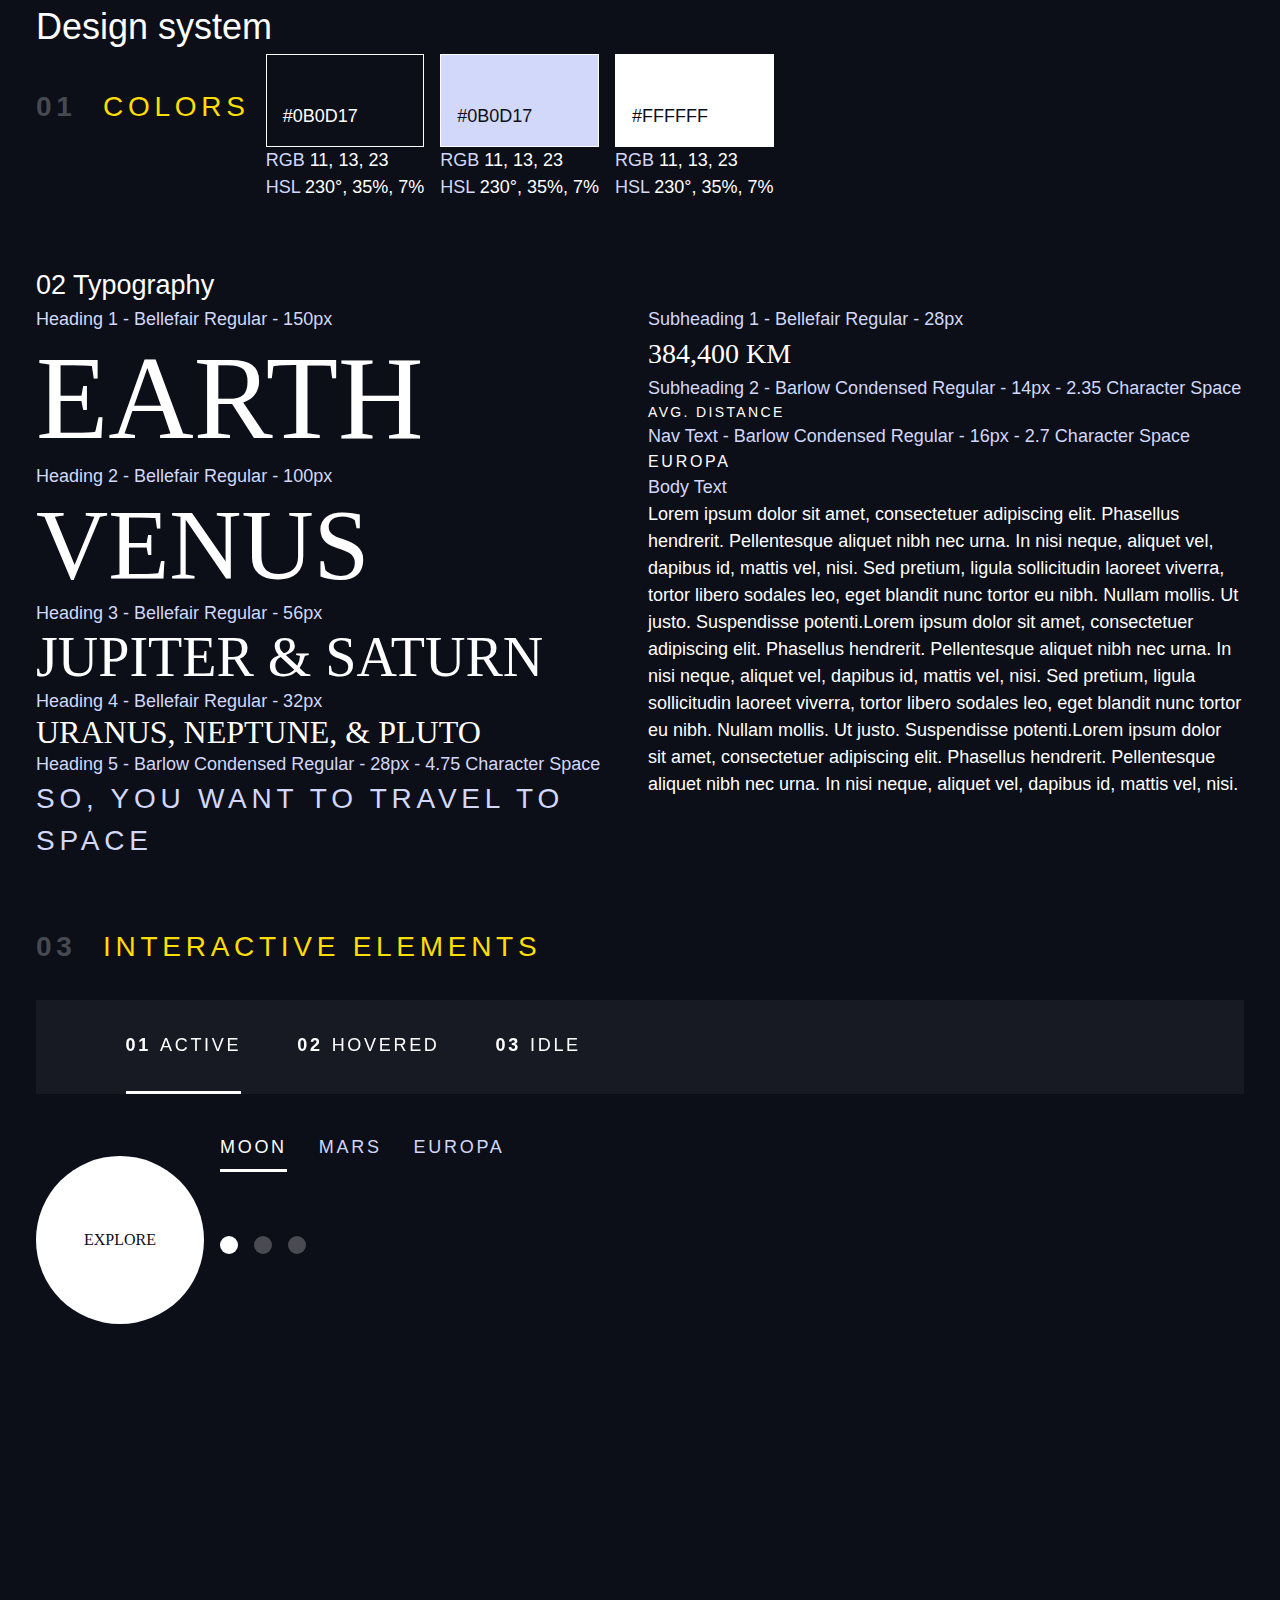
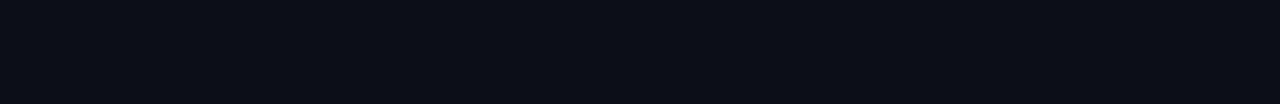
<file: design system.html>
<!DOCTYPE html>
<html lang="en">
<head>
    <meta charset="UTF-8">
    <meta http-equiv="X-UA-Compatible" content="IE=edge">
    <meta name="viewport" content="width=device-width, initial-scale=1.0">
    <title>Document</title>
    <link rel="stylesheet" href="index.css">
</head>
<body>
      
    <div class="container">
        <h1>Design system</h1>
        
        
        <section id="colors" class="flex">
            <h2 class="numbered-title"><span>01</span> colors</h2>
            <div id="loca" class="flex">
            <div>
                <div class="bg-dark text-white" style="padding: 3rem 1rem 1rem; border: 1px solid white">
                    #0B0D17
                </div>
                <p><span class="text-accent">RGB</span> 11, 13, 23</p>
                <p><span class="text-accent">HSL</span> 230°, 35%, 7%</p>
           
            </div>
            <div>
                <div class="bg-accent text-dark" style="padding: 3rem 1rem 1rem; border: 1px solid white">
                    #0B0D17
                </div>
                <p ><span class="text-accent">RGB</span> 11, 13, 23</p>
                <p ><span class="text-accent">HSL</span> 230°, 35%, 7%</p>
            </div>
            <div>
                <div class="bg-white text-dark" style="padding: 3rem 1rem 1rem; border: 1px solid white">
                    #FFFFFF
                </div>
                <p><span class="text-accent">RGB</span> 11, 13, 23</p>
                <p><span class="text-accent">HSL</span> 230°, 35%, 7%</p>
            </div>
        </div>
        </section>
        <section id="typography"  style="margin: 4rem 0">
            <h2><span>02 </span>Typography</h2>
            <div class="flex">
                <div style="flex-basis: 100%">
                    <div> 
                        <p class="text-accent">Heading 1 - Bellefair Regular - 150px</p>
                        <p class="fs-900 ff-serif uppercase">Earth</p>
                    </div>
                    <div> 
                        <p class="text-accent">Heading 2 - Bellefair Regular - 100px</p>
                        <p class="fs-800 ff-serif uppercase">Venus</p>
                    </div>
                    <div> 
                        <p class="text-accent">Heading 3 - Bellefair Regular - 56px</p>
                        <p class="fs-700 ff-serif uppercase">Jupiter & Saturn</p>
                    </div>
                    <div> 
                        <p class="text-accent">Heading 4 - Bellefair Regular - 32px</p>
                        <p class="fs-600 ff-serif uppercase">Uranus, Neptune, & Pluto</p>
                    </div>
                    <div> 
                        <p class="text-accent">Heading 5 - Barlow Condensed Regular - 28px - 4.75 Character Space</p>
                        <p class="text-accent fs-500 ff-sans-cond uppercase letter-spacing-1">So, you want to travel to space</p>
                    </div>
                
                </div>
                
                <div  style="flex-basis: 100%">
                    <div> 
                        <p class="text-accent">Subheading 1 - Bellefair Regular - 28px</p>
                        <p class="fs-500 ff-serif uppercase">384,400 km</p>
                    </div>
                    <div> 
                        <p class="text-accent">Subheading 2 - Barlow Condensed Regular - 14px - 2.35 Character Space</p>
                        <p class="fs-200 uppercase ff-sans-cond letter-spacing-3">Avg. Distance</p>
                    </div>
                    <div> 
                        <p class="text-accent">Nav Text - Barlow Condensed Regular - 16px - 2.7 Character Space</p>
                        <p class="fs-300 uppercase ff-sans-cond letter-spacing-2">Europa</p>
                    </div>
                    <div> 
                        <p class="text-accent">Body Text</p>
                        <p>Lorem ipsum dolor sit amet, consectetuer adipiscing elit. Phasellus hendrerit. Pellentesque aliquet nibh nec urna. In nisi neque, aliquet vel, dapibus id, mattis vel, nisi. Sed pretium, ligula sollicitudin laoreet viverra, tortor libero sodales leo, eget blandit nunc tortor eu nibh. Nullam mollis. Ut justo. Suspendisse potenti.Lorem ipsum dolor sit amet, consectetuer adipiscing elit. Phasellus hendrerit. Pellentesque aliquet nibh nec urna. In nisi neque, aliquet vel, dapibus id, mattis vel, nisi. Sed pretium, ligula sollicitudin laoreet viverra, tortor libero sodales leo, eget blandit nunc tortor eu nibh. Nullam mollis. Ut justo. Suspendisse potenti.Lorem ipsum dolor sit amet, consectetuer adipiscing elit. Phasellus hendrerit. Pellentesque aliquet nibh nec urna. In nisi neque, aliquet vel, dapibus id, mattis vel, nisi. </p>
                    </div> 
                </div>
            </div>
        </section>

           
        <section class="flow" id="interactive-elements">
            <h2 class="numbered-title"><span>03</span> Interactive elements</h2>
            
            <!-- navigation -->
            <div>
                <nav>
                    <ul class="primary-navigation underline-indicators flex">
                        <li class="active"><a class="uppercase text-white letter-spacing-2" href="#"><span>01</span>Active</a>
                        <li><a class="uppercase text-white letter-spacing-2" href="#"><span>02</span>Hovered</a>
                        <li><a class="uppercase text-white letter-spacing-2" href="#"><span>03</span>Idle</a>
                    </ul>
                </nav>
            </div>
            
            <div class="flex">
                <div style="margin-top: 5rem">
                    <!-- explore button -->
                    <a href="#" class="large-button uppercase ff-serif fs-600 text-dark bg-white">Explore</a>
                </div>
                
                <div class="flow" style="margin-bottom: 50vh; --flow-space: 4rem">
                    <!-- Tabs -->
                    <div class="tab-list underline-indicators flex">
                        <button aria-selected="true" class="uppercase ff-sans-cond text-accent bg-dark letter-spacing-2">Moon</button>
                        <button aria-selected="false" class="uppercase ff-sans-cond text-accent bg-dark letter-spacing-2">Mars</button>
                        <button aria-selected="false" class="uppercase ff-sans-cond text-accent bg-dark letter-spacing-2">Europa</button>
                    </div>
                    
                    
                   <!-- Dots -->
                   <div class="dot-indicators flex">
                    <button aria-selected="true"><span class="sr-only">Slide title</span></button>
                    <button aria-selected="false"><span class="sr-only">Slide title</span></button>
                    <button aria-selected="false"><span class="sr-only">Slide title</span></button>
                </div>
                    
                    
                    <!-- Numbers -->
                </div>
            </div>
            
        </section>
    </div>
    
</body>
</html>
</file>
<file: index.css>
/* ------------------- */
/* Custom properties   */
/* ------------------- */

:root {
  /* colors */
  --clr-dark: 230 35% 7%;
  --clr-light: 231 77% 90%;
  --clr-white: 0 0% 100%;
  --clr-yellow: 52, 100%, 50%;

  /* font-sizes */
  --fs-900: clamp(5rem, 8vw + 1rem, 9.375rem);
  --fs-800: 3.5rem;
  --fs-700: 1.5rem;
  --fs-600: 1rem;
  --fs-500: 1rem;
  --fs-400: 0.9375rem;
  --fs-300: 1rem;
  --fs-200: 0.875rem;

  /* font-families */
  --ff-serif: "Bellefair", serif;
  --ff-sans-cond: "Barlow Condensed", sans-serif;
  --ff-sans-normal: "Barlow", sans-serif;
}

@media (min-width: 35em) {
  :root {
    --fs-800: 5rem;
    --fs-700: 2.5rem;
    --fs-600: 1.5rem;
    --fs-500: 1.25rem;
    --fs-400: 1rem;
  }
}

@media (min-width: 45em) {
  :root {
    /* font-sizes */
    --fs-800: 6.25rem;
    --fs-700: 3.5rem;
    --fs-600: 2rem;
    --fs-500: 1.75rem;
    --fs-400: 1.125rem;
  }
}

/* ------------------- */
/* Reset               */
/* ------------------- */

/* https://piccalil.li/blog/a-modern-css-reset/ */

/* Box sizing */
*,
*::before,
*::after {
  box-sizing: border-box;
}

/* Reset margins */
body,
h1,
h2,
h3,
h4,
h5,
p,
figure,
picture {
  margin: 0;
}

h1,
h2,
h3,
h4,
h5,
h6,
p {
  font-weight: 400;
}

/* set up the body */
body {
  font-family: var(--ff-sans-normal);
  font-size: var(--fs-400);
  color: hsl(var(--clr-white));
  background-color: hsl(var(--clr-dark));
  line-height: 1.5;
  min-height: 100vh;

  display: grid;
  grid-template-rows: min-content 1fr;

  overflow-x: hidden;
  overflow-y: auto;
}

/* make images easier to work with */
img,
picutre {
  max-width: 100%;
  display: block;
}

/* make form elements easier to work with */
input,
button,
textarea,
select {
  font: inherit;
}
.logo{
  width: 80px;
  height: 80px;
}

/* remove animations for people who've turned them off */
@media (prefers-reduced-motion: reduce) {
  *,
  *::before,
  *::after {
    animation-duration: 0.01ms !important;
    animation-iteration-count: 1 !important;
    transition-duration: 0.01ms !important;
    scroll-behavior: auto !important;
  }
}

/* ------------------- */
/* Utility classes     */
/* ------------------- */

/* general */

.flex {
  display: flex;
  gap: var(--gap, 1rem);
}

.grid {
  display: grid;
  gap: var(--gap, 1rem);
}

.d-block {
  display: block;
}

.flow > *:where(:not(:first-child)) {
  margin-top: var(--flow-space, 1rem);
}

.flow--space-small {
  --flow-space: 0.75rem;
}

.container {
  padding-inline: 2em;
  margin-inline: auto;
  max-width: 80rem;
}

.sr-only {
  position: absolute;
  width: 1px;
  height: 1px;
  padding: 0;
  margin: -1px;
  overflow: hidden;
  clip: rect(0, 0, 0, 0);
  white-space: nowrap; /* added line */
  border: 0;
}

.skip-to-content {
  position: absolute;
  z-index: 9999;
  background: hsl(var(--clr-white));
  color: hsl(var(--clr-dark));
  padding: 0.5em 1em;
  margin-inline: auto;
  transform: translateY(-100%);
  transition: transform 250ms ease-in;
}

.skip-to-content:focus {
  transform: translateY(0);
}

/* colors */

.bg-dark {
  background-color: hsl(var(--clr-dark));
}
.bg-accent {
  background-color: hsl(var(--clr-light));
}
.bg-white {
  background-color: hsl(var(--clr-white));
}
.bg-yellow {
  background-color: hsl(var(--clr-yellow));
}


.text-dark {
  color: hsl(var(--clr-dark));
}
.text-accent {
  color: hsl(var(--clr-light));
}
.text-white {
  color: hsl(var(--clr-white));
}
.text-yellow {
  color: hsl(var(--clr-yellow));
}

/* typography */

.ff-serif {
  font-family: var(--ff-serif);
}
.ff-sans-cond {
  font-family: var(--ff-sans-cond);
}
.ff-sans-normal {
  font-family: var(--ff-sans-normal);
}

.letter-spacing-1 {
  letter-spacing: 4.75px;
}
.letter-spacing-2 {
  letter-spacing: 2.7px;
}
.letter-spacing-3 {
  letter-spacing: 2.35px;
}

.uppercase {
  text-transform: uppercase;
}

.fs-900 {
  font-size: var(--fs-900);
}
.fs-800 {
  font-size: var(--fs-800);
}
.fs-700 {
  font-size: var(--fs-700);
}
.fs-600 {
  font-size: var(--fs-600);
}
.fs-500 {
  font-size: var(--fs-500);
}
.fs-400 {
  font-size: var(--fs-400);
}
.fs-300 {
  font-size: var(--fs-300);
}
.fs-200 {
  font-size: var(--fs-200);
}

.fs-900,
.fs-800,
.fs-700,
.fs-600 {
  line-height: 1.1;
}

.numbered-title {
  font-family: var(--ff-sans-cond);
  font-size: var(--fs-500);
  text-transform: uppercase;
  letter-spacing: 4.72px;
  position: relative;
  color: hsl(var(--clr-yellow))
}

.numbered-title span {
  margin-right: 0.5em;
  font-weight: 700;
  color: hsl(var(--clr-white)/ 0.25);
}

/* ------------------- */
/* Components         */
/* ------------------- */

.large-button {
  font-size: 1rem;
  position: relative;
  bottom: 50px;
  z-index: 1;
  display: inline-grid;
  place-items: center;
  padding: 3.0em;
  border-radius: 50%;
  aspect-ratio: 1;
  text-decoration: none;
}

.large-button::after {
  content: "";
  position: absolute;
  z-index: -1;
  width: 100%;
  height: 100%;
  background: hsl(var(--clr-white) / 0.1);
  border-radius: 50%;
  opacity: 0;
  transition: opacity 500ms linear, transform 750ms ease-in-out;
}

.large-button:hover::after,
.large-button:focus::after {
  opacity: 1;
  transform: scale(1.5);
}

/* primary-header */

.logo {
  margin: 1.5rem clamp(1.5rem, 5vw, 3.5rem);
}
.tech-page{
  
  margin: 60px 75px;
}
.buttonies{
  display: flex;
  flex-direction: column;
  justify-content: space-between;
  margin: 20px 75px;
}
#jeep{
  position: relative;
  bottom: 45px;
}
#paragraph{
  max-width: 500px;
}
.kenya-text{
  font-size: 135px;
  background-image: url("kenya-flag.png");
  background-size: cover;
  background-clip: text;
  -webkit-background-clip: text;
  color: transparent;
}
.primary-header {
  justify-content: space-between;
  align-items: center;
}
#city{
  position: absolute;
  top: 250px;
  left: 80px;
}
#drivers{
  position: absolute;
  right: 85px;
  bottom: -45px;
}

.primary-navigation {
  --gap: clamp(1.5rem, 5vw, 3.5rem);
  --underline-gap: 2rem;
  list-style: none;
  padding: 0;
  margin: 0;
  background: hsl(var(--clr-white) / 0.05);
  backdrop-filter: blur(1.5rem);
}

.primary-navigation a {
  text-decoration: none;
}

.primary-navigation a > span {
  font-weight: 700;
  margin-right: 0.5em;
}

.mobile-nav-toggle {
  display: none;
}

@media (max-width: 35rem) {
  .primary-navigation {
    --underline-gap: 0.5rem;
    position: fixed;
    z-index: 1000;
    inset: 0 0 0 30%;
    list-style: none;
    padding: min(20rem, 15vh) 2rem;
    margin: 0;
    flex-direction: column;
    transform: translateX(100%);
    transition: transform 500ms ease-in-out;
  }

  .primary-navigation[data-visible="true"] {
    transform: translateX(0);
  }

  .primary-navigation.underline-indicators > .active {
    border: 0;
  }

  .mobile-nav-toggle {
    display: block;
    position: absolute;
    z-index: 2000;
    right: 1rem;
    top: 2rem;
    background: transparent;
    background-image: url(./assets/shared/icon-hamburger.svg);
    background-repeat: no-repeat;
    background-position: center;
    width: 1.5rem;
    aspect-ratio: 1;
    border: 0;
  }

  .mobile-nav-toggle[aria-expanded="true"] {
    background-image: url(./assets/shared/icon-close.svg);
  }

  .mobile-nav-toggle:focus-visible {
    outline: 5px solid white;
    outline-offset: 5px;
  }
  #my-l-button{
    position: relative;
  }
  .large-button{
    /* background-color: black; */
    position: absolute;
    /* top: 400px; */
    bottom: -70px;
    left: 155px;
  
  }
  #city{
    display: none;
  }
  #drivers{
    display: none;
  }

}

@media (min-width: 35em) {
  .primary-navigation {
    padding-inline: clamp(3rem, 7vw, 7rem);
  }
  #city{
    display: none;
  }
  .logo{
    width: 80px;
    height: 80px;
  }

  
}

@media (min-width: 35em) and (max-width: 44.999em) {
  .primary-navigation a > span {
    display: none;
  }
  /* #my-l-button{
    position: relative;
  } */
  .large-button{
    position: absolute;
    /* top: 555px; */
    bottom: -100px;
    left: 200px;
  
  }
  #drivers{
    display: none;
  }
 
}

@media (min-width: 45em) {
  .primary-header::after {
    content: "";
    display: block;
    position: relative;
    height: 1px;
    width: 100%;
    margin-right: -2.5rem;
    background: hsl(var(--clr-white) / 0.25);
    order: 1;
  }

  nav {
    order: 2;
  }

  .primary-navigation {
    margin-block: 2rem;
  }
  #city{
    display: block;
    width: 35%;
    height: 80%;
  }
  #drivers{
    display: block;
    width: 35%;
    height: 80%;
  }
  }

.underline-indicators > * {
  cursor: pointer;
  padding: var(--underline-gap, 0.5rem) 0;
  border: 0;
  border-bottom: 0.2rem solid hsl(var(--clr-white) / 0);
  background-color: transparent;
}

.underline-indicators > *:hover,
.underline-indicators > *:focus {
  border-color: hsl(var(--clr-white) / 0.5);
}

.underline-indicators > .active,
.underline-indicators > [aria-selected="true"] {
  color: hsl(var(--clr-white) / 1);
  border-color: hsl(var(--clr-white) / 1);
}

.tab-list {
  --gap: 2rem;
}

.dot-indicators > * {
  cursor: pointer;
  border: 0;
  border-radius: 50%;
  padding: 0.5em;
  background-color: hsl(var(--clr-white) / 0.25);
}

.dot-indicators > *:hover,
.dot-indicators > *:focus {
  background-color: hsl(var(--clr-white) / 0.5);
}

.dot-indicators > [aria-selected="true"] {
  background-color: hsl(var(--clr-white) / 1);
}

/* ----------------------------- */
/* Page specific background      */
/* ----------------------------- */
body {
  background-size: cover;
  background-position: bottom center;
}
/* home */
.home {
  background-image: url(./assets/home/background-home-mobile.jpg);
}

@media (min-width: 35rem) {
  .home {
    background-position: center center;
    background-image: url(./assets/home/background-home-tablet.jpg);
  }
}

@media (min-width: 45rem) {
  .home {
    background-image: url(./assets/home/background-home-desktop.jpg);
  }
}

/* destination */
.destination {
  background-image: url(./assets/destination/background-destination-mobile.jpg);
}

@media (min-width: 35rem) {
  .destination {
    background-position: center center;
    background-image: url(./assets/destination/background-destination-tablet.jpg);
  }
}

@media (min-width: 45rem) {
  .destination {
    background-image: url(./assets/destination/background-destination-desktop.jpg);
  }
}

/* crew */
.crew {
  background-image: url(./assets/home/background-crew-mobile.jpg);
}

@media (min-width: 35rem) {
  .crew {
    background-position: center center;
    background-image: url(./assets/crew/background-crew-tablet.jpg);
  }
}

@media (min-width: 45rem) {
  .crew {
    background-image: url(./assets/crew/background-crew-desktop.jpg);
  }
}

/* ----------------------------- */
/* Layout                        */
/* ----------------------------- */

.grid-container {
  text-align: center;
  display: grid;
  place-items: center;
  padding-inline: 1rem;
  padding-bottom: 4rem;
}

.grid-container p:not([class]) {
  max-width: 50ch;
}

.numbered-title {
  grid-area: title;
}

/* destination layout */

.grid-container--destination {
  --flow-space: 2rem;
  grid-template-areas:
    "title"
    "image"
    "tabs"
    "content";
}

.grid-container--destination > picture {
  grid-area: image;
  max-width: 60%;
  align-self: start;
}

.grid-container--destination > .tab-list {
  grid-area: tabs;
}

.grid-container--destination > .destination-info {
  grid-area: content;
}

.destination-meta {
  flex-direction: column;
  border-top: 1px solid hsl(var(--clr-white) / 0.1);
  padding-top: 2.5rem;
  margin-top: 2.5rem;
}

.destination-meta p {
  font-size: 1.75rem;
}

/* crew layout */

.grid-container--crew {
  --flow-space: 2rem;
  grid-template-areas:
    "title"
    "image"
    "tabs"
    "content";
}

.grid-container--crew > picture {
  grid-area: image;
  max-width: 60%;
  border-bottom: 1px solid hsl(var(--clr-white) / 0.1);
}

.grid-container--crew > .dot-indicators {
  grid-area: tabs;
}

.grid-container--crew > .crew-details {
  grid-area: content;
}

.crew-details h2 {
  color: hsl(var(--clr-white) / 0.5);
}

@media (min-width: 35em) {
  .numbered-title {
    justify-self: start;
    margin-top: 2rem;
  }

  .destination-meta {
    flex-direction: row;
    justify-content: space-evenly;
  }

  .grid-container--crew {
    padding-bottom: 0;
    grid-template-areas:
      "title"
      "content"
      "tabs"
      "image";
  }
}

@media (min-width: 45em) {
  .grid-container {
    text-align: left;
    column-gap: var(--container-gap, 2rem);
    grid-template-columns: minmax(1rem, 1fr) repeat(2, minmax(0, 30rem)) minmax(
        1rem,
        1fr
      );
  }

  .grid-container--home {
    padding-bottom: max(6rem, 20vh);
    align-items: end;
  }

  .grid-container--home > *:first-child {
    grid-column: 2;
  }

  .grid-container--home > *:last-child {
    grid-column: 3;
  }

  .grid-container--destination {
    justify-items: start;
    align-content: start;
    grid-template-areas:
      ". title title ."
      ". image tabs ."
      ". image content .";
  }

  .grid-container--destination > picture,
  .grid-container--crew > picture {
    max-width: 90%;
  }

  .destination-meta {
    --gap: min(6vw, 6rem);
    justify-content: start;
  }

  .grid-container--crew {
    grid-template-areas:
      ". title title ."
      ". content image ."
      ". tabs image .";
  }

  .grid-container--crew > .dot-indicators {
    justify-self: start;
  }


  /* .grid-container--crew > picture {
      align-self: end;
  } */
}

[role="tab"]:focus {
  color: rgb(231, 231, 25);
}
#jeep{
  max-width: 75%;
  min-height: 55%;
  margin-top: 5%;
  margin-left: 2%;
}
</file>
